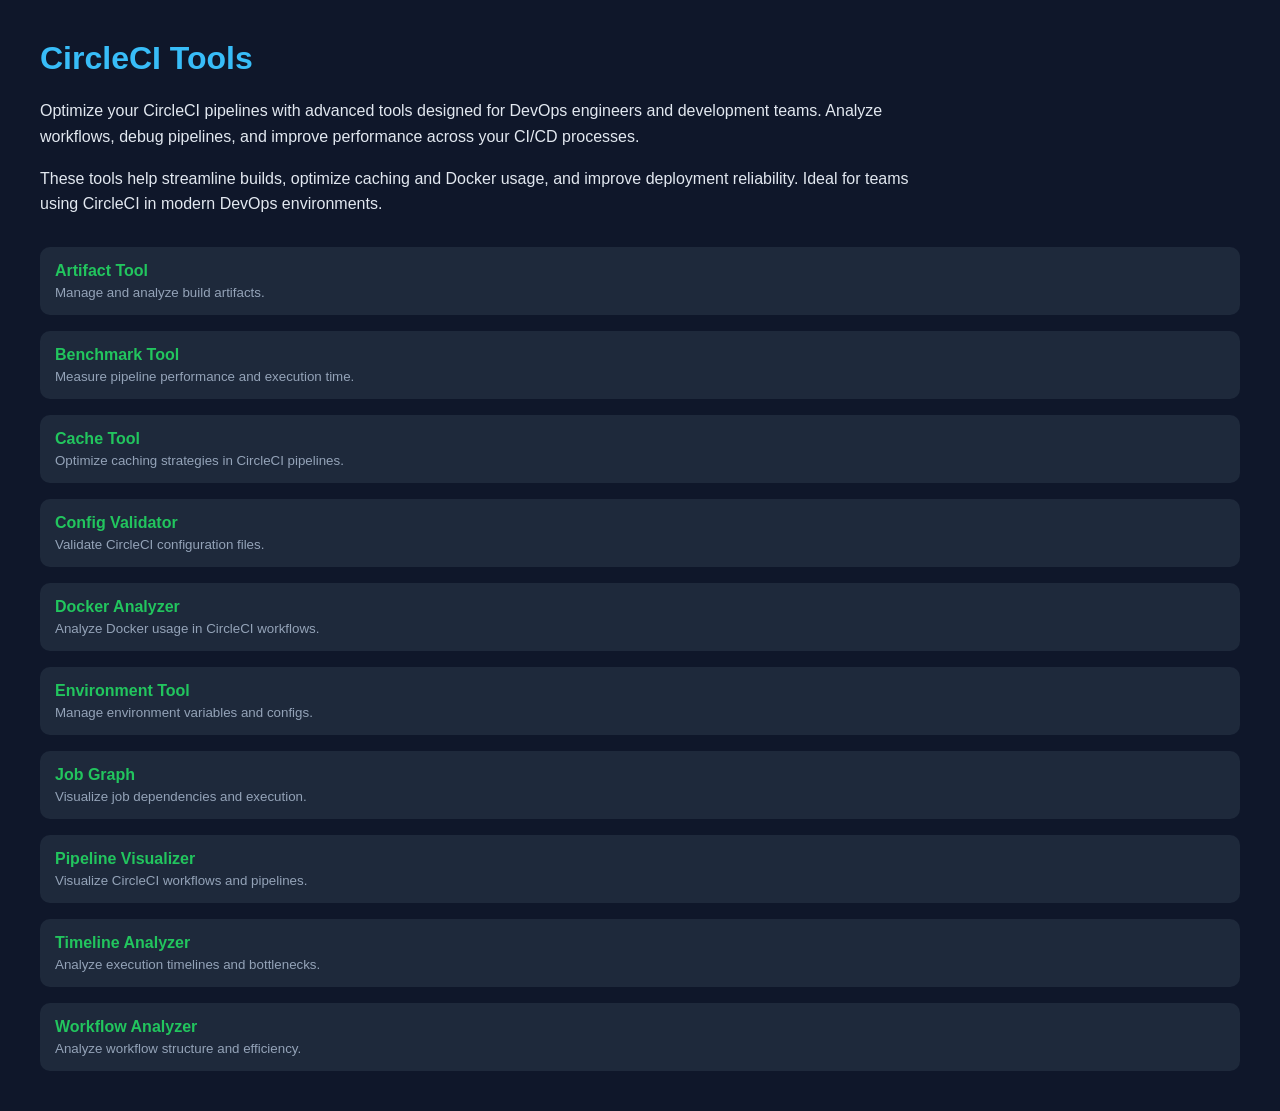
<file: index.html>
<!DOCTYPE html>
<html lang="en">
<head>
    <meta charset="UTF-8">
    <meta name="viewport" content="width=device-width, initial-scale=1.0">

    <!-- 🔐 Google Site Verification -->
    <meta name="google-site-verification" content="PkLa_ViOo6FAHpvh8SacceMb95o9tePRdrqLNBz9X1M" />

    <!-- SEO Potenciado -->
    <title>CircleCI Tools – Pipeline Debugging, Config & Workflow Optimization</title>

    <meta name="description" content="Optimize CircleCI pipelines with tools for config validation, caching, Docker analysis, job graphs, and workflow performance.">

    <meta name="keywords" content="
    circleci tools,
    circleci config validator,
    circleci pipeline debugger,
    circleci workflow analyzer,
    circleci cache optimization,
    circleci docker performance,
    circleci job graph,
    circleci timeline analyzer,
    circleci environment variables,
    circleci pipeline visualizer,
    devops circleci tools
    ">

    <meta name="author" content="AI Tools Suite">

    <!-- Open Graph -->
    <meta property="og:title" content="CircleCI Tools – Pipeline & Workflow Optimization">
    <meta property="og:description" content="Analyze CircleCI pipelines, configs, caching, and performance.">
    <meta property="og:type" content="website">

    <!-- Estilos -->
    <style>
        body {
            font-family: Arial, sans-serif;
            margin: 40px;
            background: #0f172a;
            color: #e2e8f0;
        }
        h1 {
            color: #38bdf8;
        }
        p {
            max-width: 900px;
            line-height: 1.6;
        }
        .tools {
            margin-top: 30px;
        }
        .tool {
            margin-bottom: 16px;
            padding: 15px;
            background: #1e293b;
            border-radius: 10px;
            transition: 0.2s;
        }
        .tool:hover {
            background: #334155;
        }
        a {
            text-decoration: none;
            color: #22c55e;
            font-weight: bold;
            font-size: 16px;
        }
        small {
            display: block;
            margin-top: 5px;
            color: #94a3b8;
        }
    </style>
</head>
<body>

    <h1>CircleCI Tools</h1>

    <p>
        Optimize your CircleCI pipelines with advanced tools designed for DevOps engineers
        and development teams. Analyze workflows, debug pipelines, and improve performance
        across your CI/CD processes.
    </p>

    <p>
        These tools help streamline builds, optimize caching and Docker usage, and improve
        deployment reliability. Ideal for teams using CircleCI in modern DevOps environments.
    </p>

    <div class="tools">

        <div class="tool">
            <a href="artifact/">Artifact Tool</a>
            <small>Manage and analyze build artifacts.</small>
        </div>

        <div class="tool">
            <a href="benchmark/">Benchmark Tool</a>
            <small>Measure pipeline performance and execution time.</small>
        </div>

        <div class="tool">
            <a href="cache/">Cache Tool</a>
            <small>Optimize caching strategies in CircleCI pipelines.</small>
        </div>

        <div class="tool">
            <a href="config-validator/">Config Validator</a>
            <small>Validate CircleCI configuration files.</small>
        </div>

        <div class="tool">
            <a href="docker/">Docker Analyzer</a>
            <small>Analyze Docker usage in CircleCI workflows.</small>
        </div>

        <div class="tool">
            <a href="env/">Environment Tool</a>
            <small>Manage environment variables and configs.</small>
        </div>

        <div class="tool">
            <a href="job-graph/">Job Graph</a>
            <small>Visualize job dependencies and execution.</small>
        </div>

        <div class="tool">
            <a href="pipeline-visualizer/">Pipeline Visualizer</a>
            <small>Visualize CircleCI workflows and pipelines.</small>
        </div>

        <div class="tool">
            <a href="timeline/">Timeline Analyzer</a>
            <small>Analyze execution timelines and bottlenecks.</small>
        </div>

        <div class="tool">
            <a href="workflow-analyzer/">Workflow Analyzer</a>
            <small>Analyze workflow structure and efficiency.</small>
        </div>

    </div>

</body>
</html>
</file>
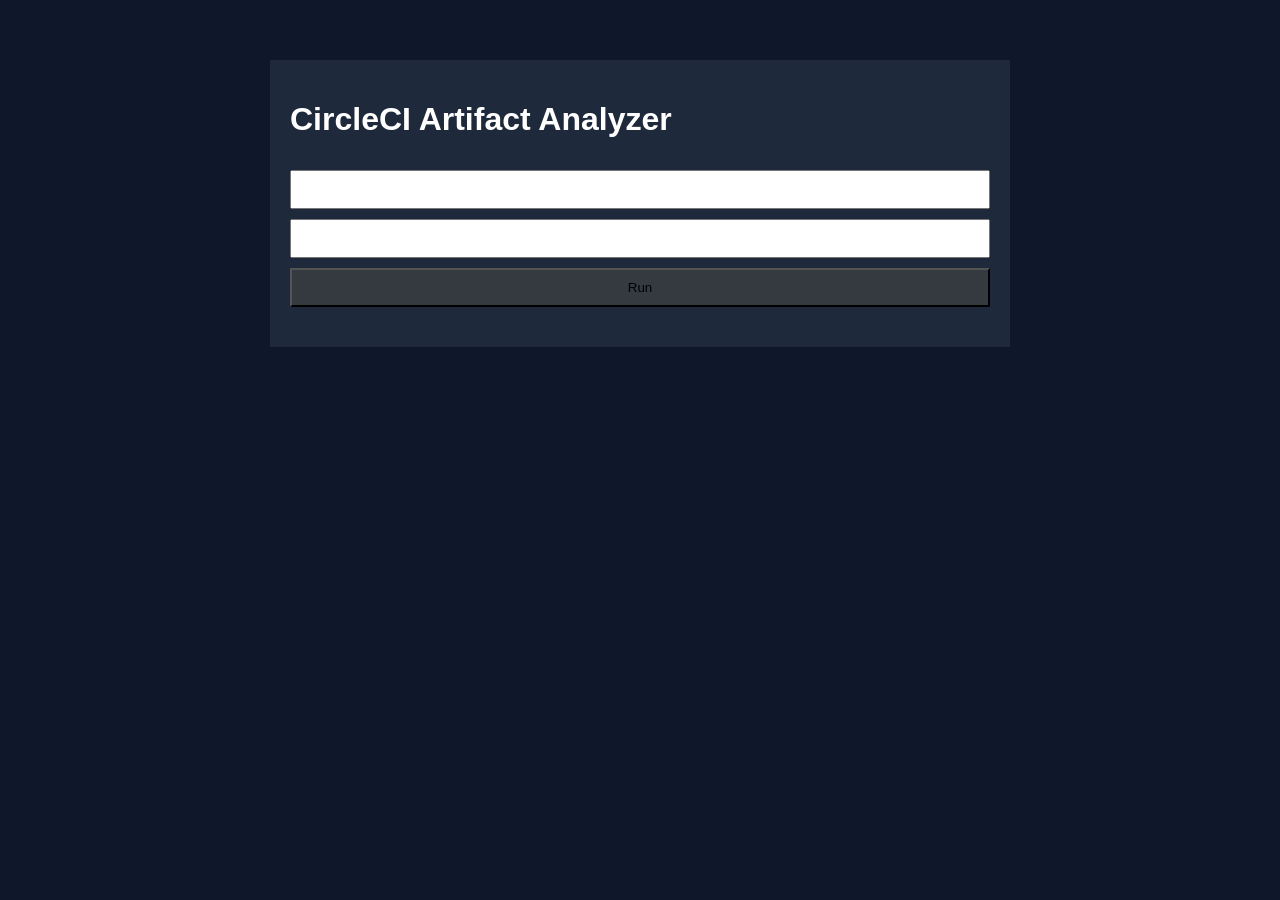
<file: artifact/index.html>
<html><head><title>CircleCI Artifact Analyzer</title><link rel='stylesheet' href='styles.css'></head><body><div class='container'><h1>CircleCI Artifact Analyzer</h1><input id='files'><input id='size'><button onclick='run()'>Run</button><div id='res' class='result'></div></div><script src='script.js'></script></body></html>
</file>
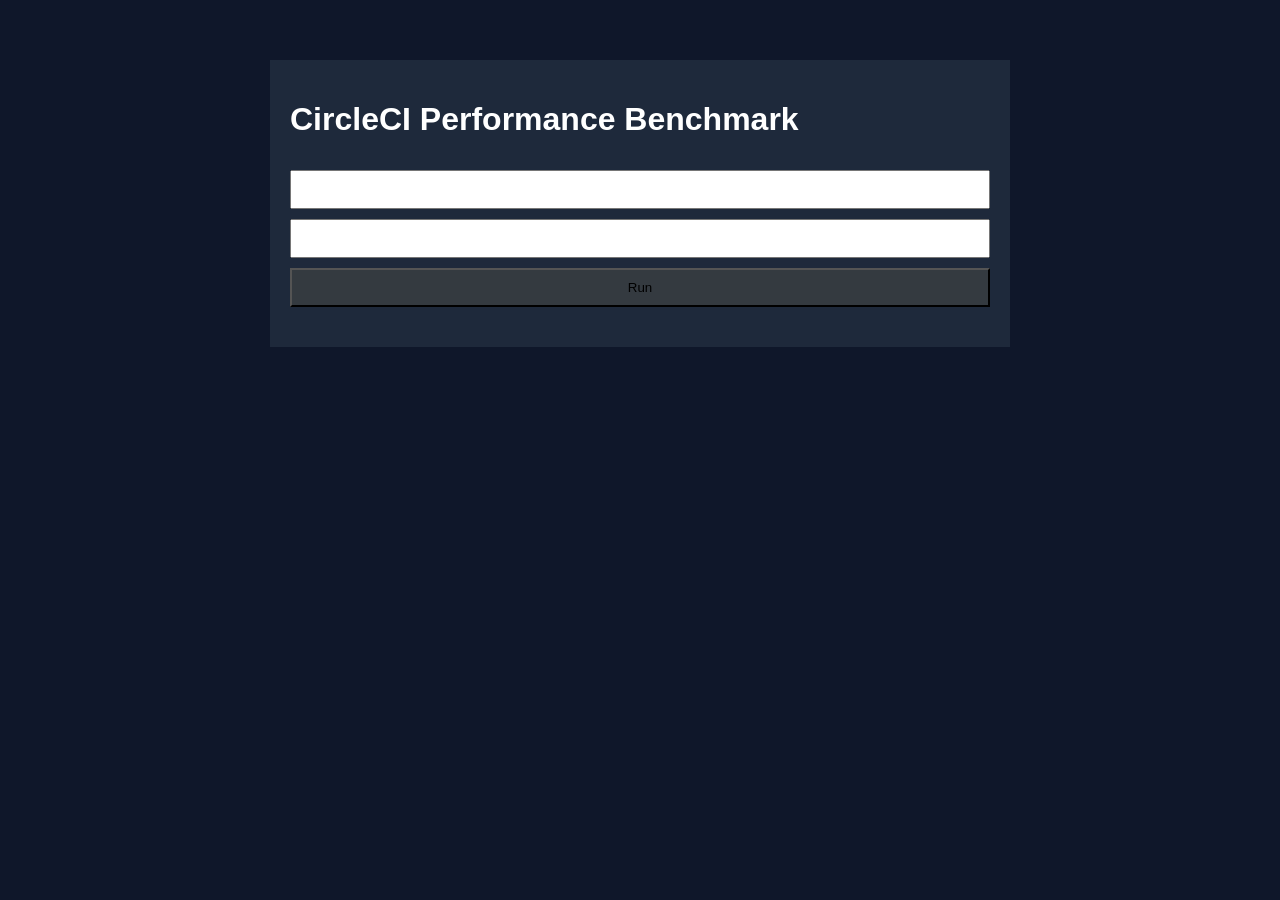
<file: benchmark/index.html>
<html><head><title>CircleCI Performance Benchmark</title><link rel='stylesheet' href='styles.css'></head><body><div class='container'><h1>CircleCI Performance Benchmark</h1><input id='jobs'><input id='time'><button onclick='run()'>Run</button><div id='res' class='result'></div></div><script src='script.js'></script></body></html>
</file>
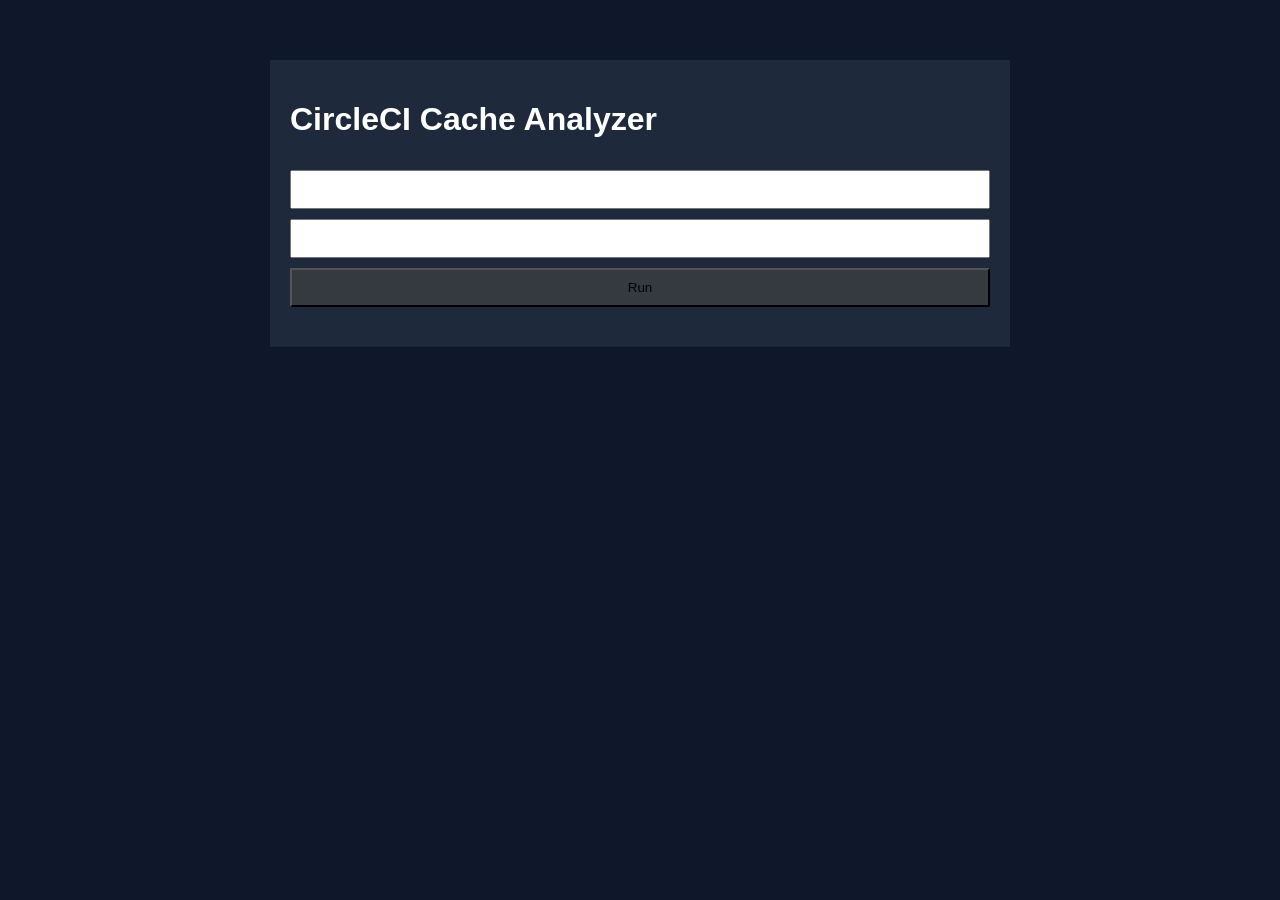
<file: cache/index.html>
<html><head><title>CircleCI Cache Analyzer</title><link rel='stylesheet' href='styles.css'></head><body><div class='container'><h1>CircleCI Cache Analyzer</h1><input id='hits'><input id='total'><button onclick='run()'>Run</button><div id='res' class='result'></div></div><script src='script.js'></script></body></html>
</file>
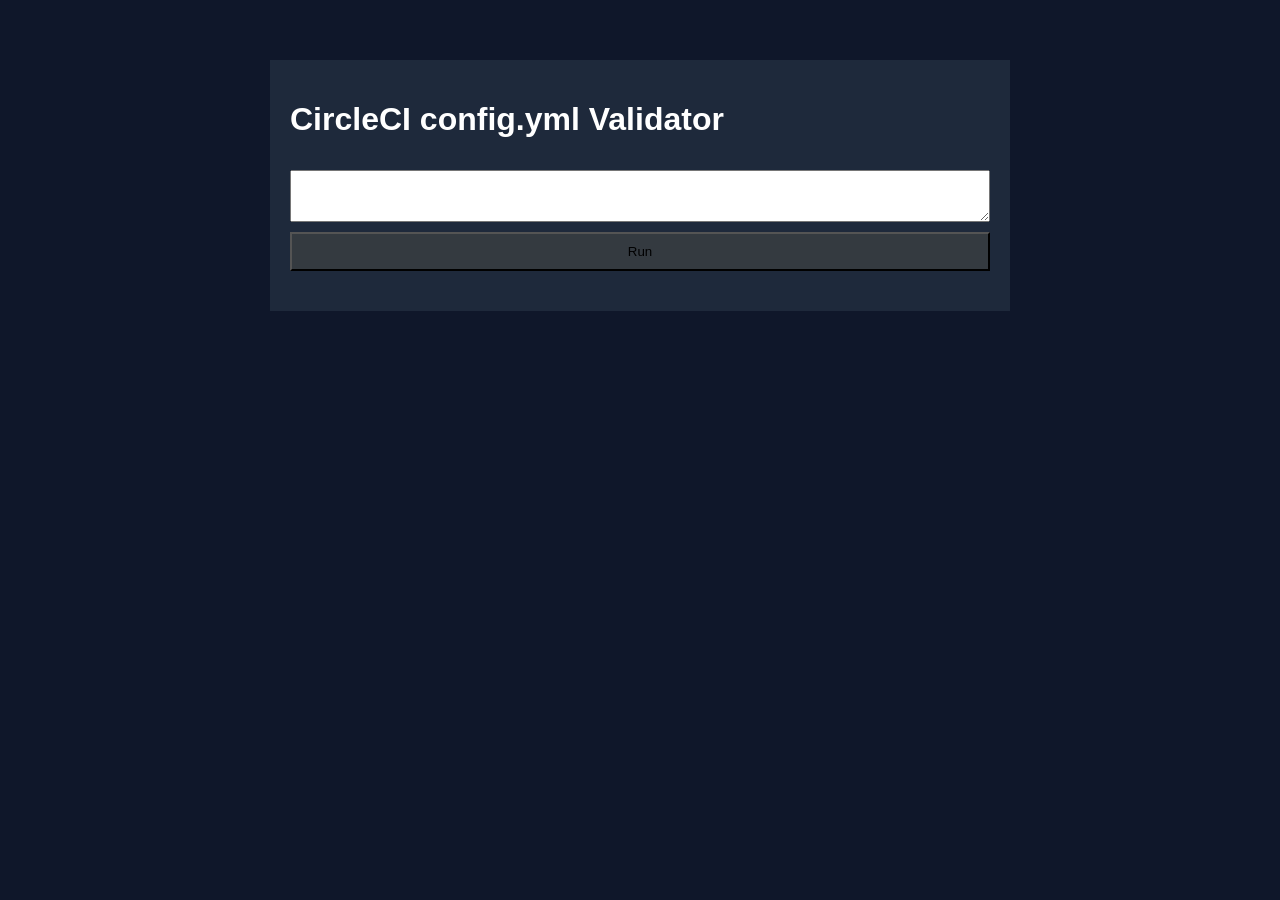
<file: config-validator/index.html>
<html><head><title>CircleCI config.yml Validator</title><link rel='stylesheet' href='styles.css'></head><body><div class='container'><h1>CircleCI config.yml Validator</h1><textarea id='yaml'></textarea><button onclick='run()'>Run</button><div id='res' class='result'></div></div><script src='script.js'></script></body></html>
</file>
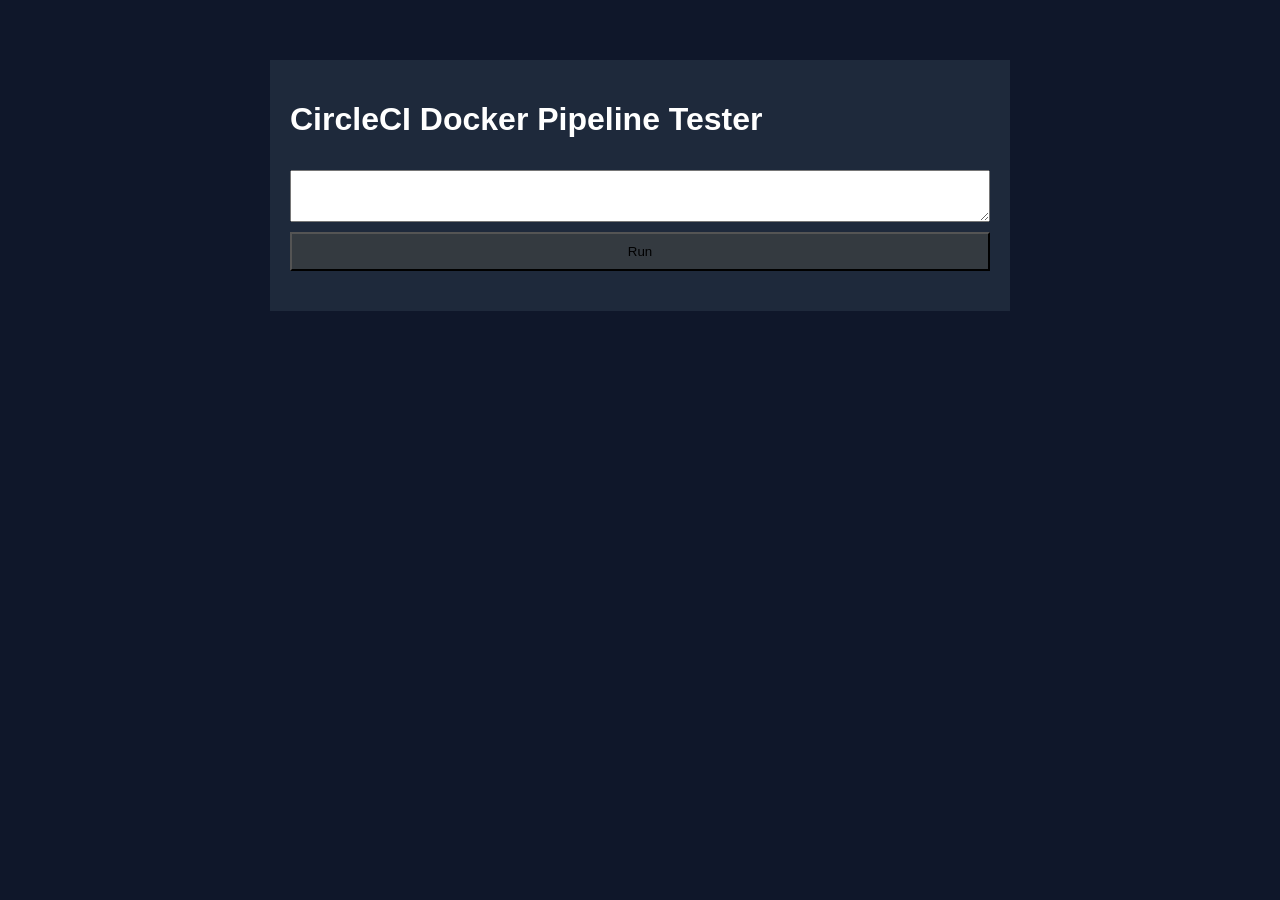
<file: docker/index.html>
<html><head><title>CircleCI Docker Pipeline Tester</title><link rel='stylesheet' href='styles.css'></head><body><div class='container'><h1>CircleCI Docker Pipeline Tester</h1><textarea id='docker'></textarea><button onclick='run()'>Run</button><div id='res' class='result'></div></div><script src='script.js'></script></body></html>
</file>
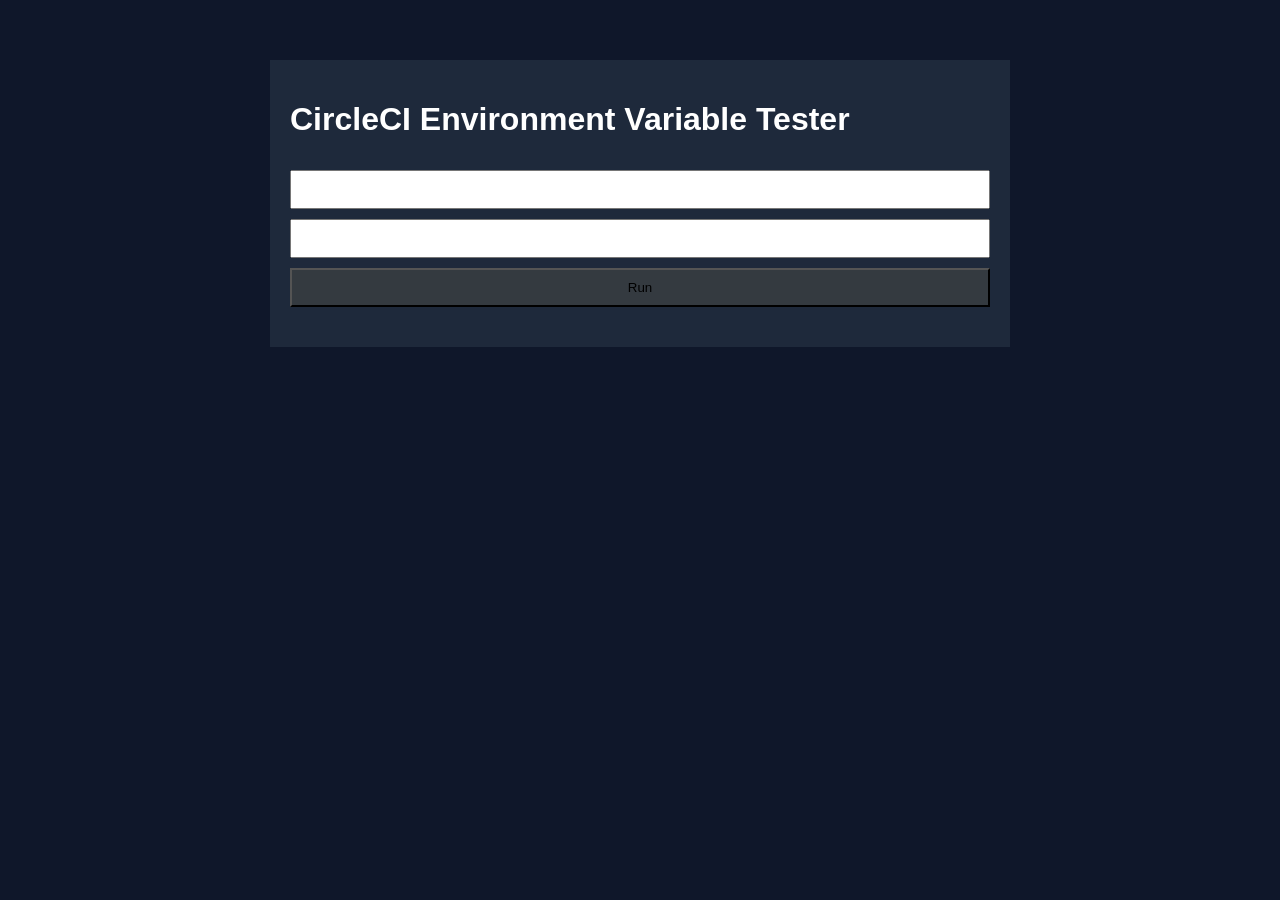
<file: env/index.html>
<html><head><title>CircleCI Environment Variable Tester</title><link rel='stylesheet' href='styles.css'></head><body><div class='container'><h1>CircleCI Environment Variable Tester</h1><input id='var'><input id='value'><button onclick='run()'>Run</button><div id='res' class='result'></div></div><script src='script.js'></script></body></html>
</file>
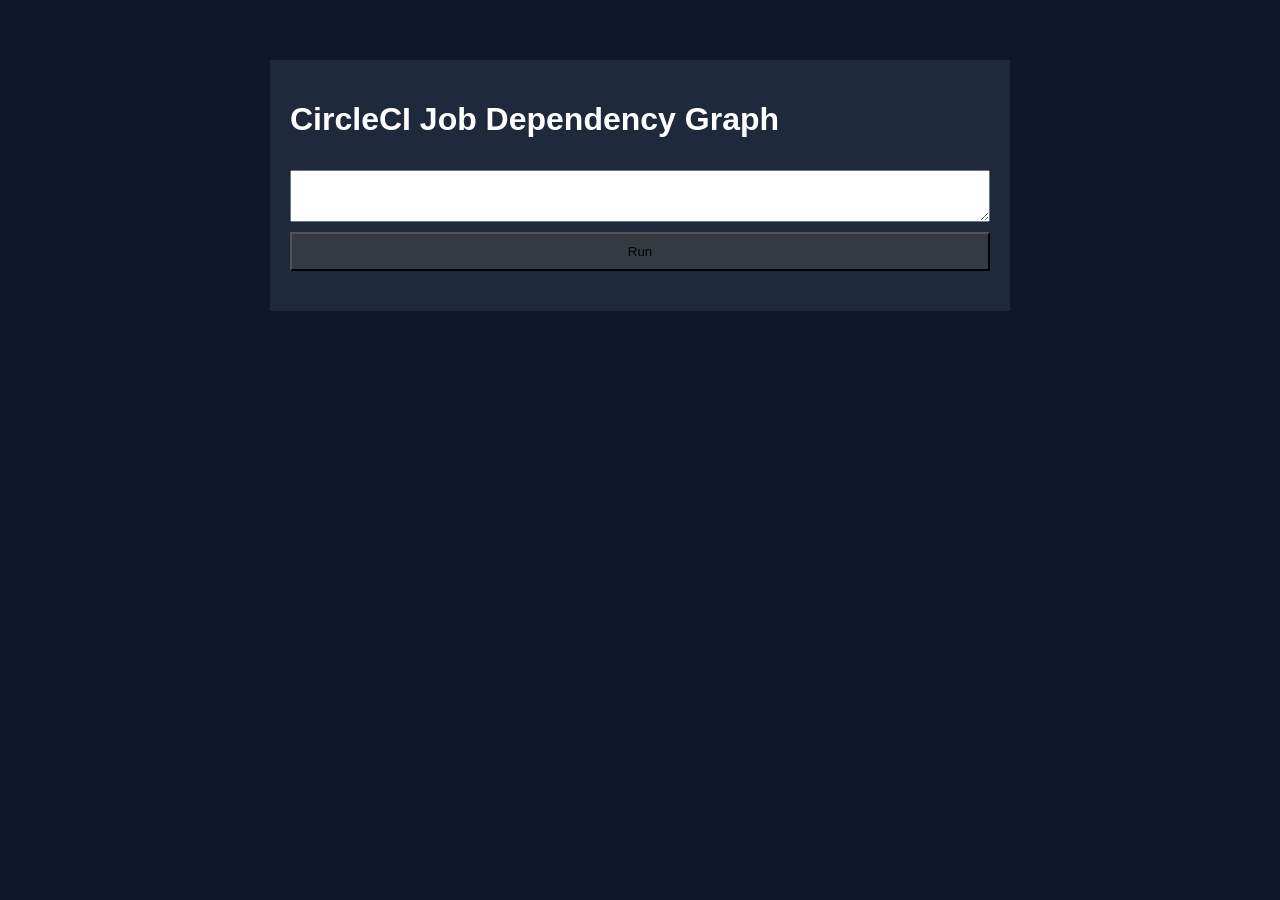
<file: job-graph/index.html>
<html><head><title>CircleCI Job Dependency Graph</title><link rel='stylesheet' href='styles.css'></head><body><div class='container'><h1>CircleCI Job Dependency Graph</h1><textarea id='jobs'></textarea><button onclick='run()'>Run</button><div id='res' class='result'></div></div><script src='script.js'></script></body></html>
</file>
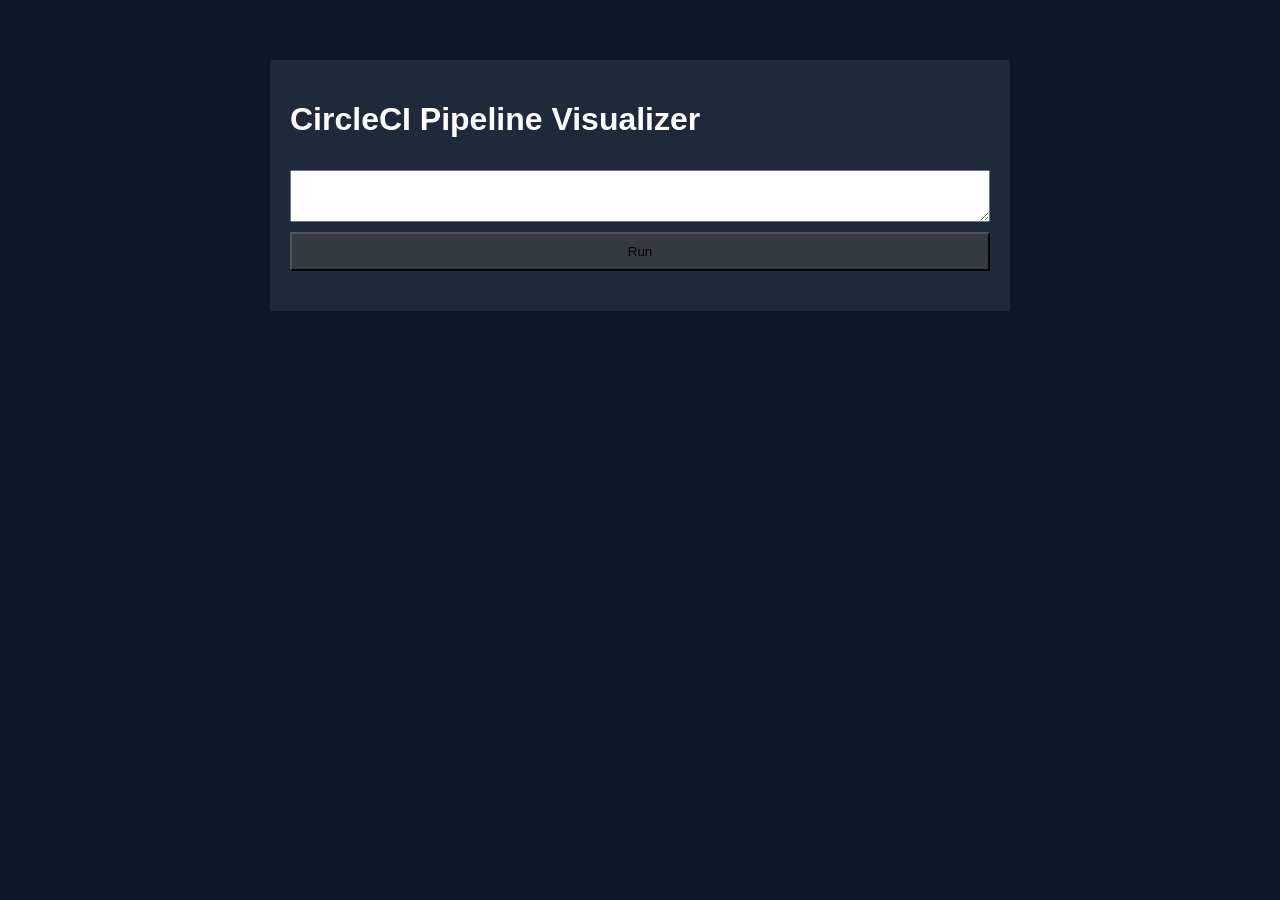
<file: pipeline-visualizer/index.html>
<html><head><title>CircleCI Pipeline Visualizer</title><link rel='stylesheet' href='styles.css'></head><body><div class='container'><h1>CircleCI Pipeline Visualizer</h1><textarea id='pipeline'></textarea><button onclick='run()'>Run</button><div id='res' class='result'></div></div><script src='script.js'></script></body></html>
</file>
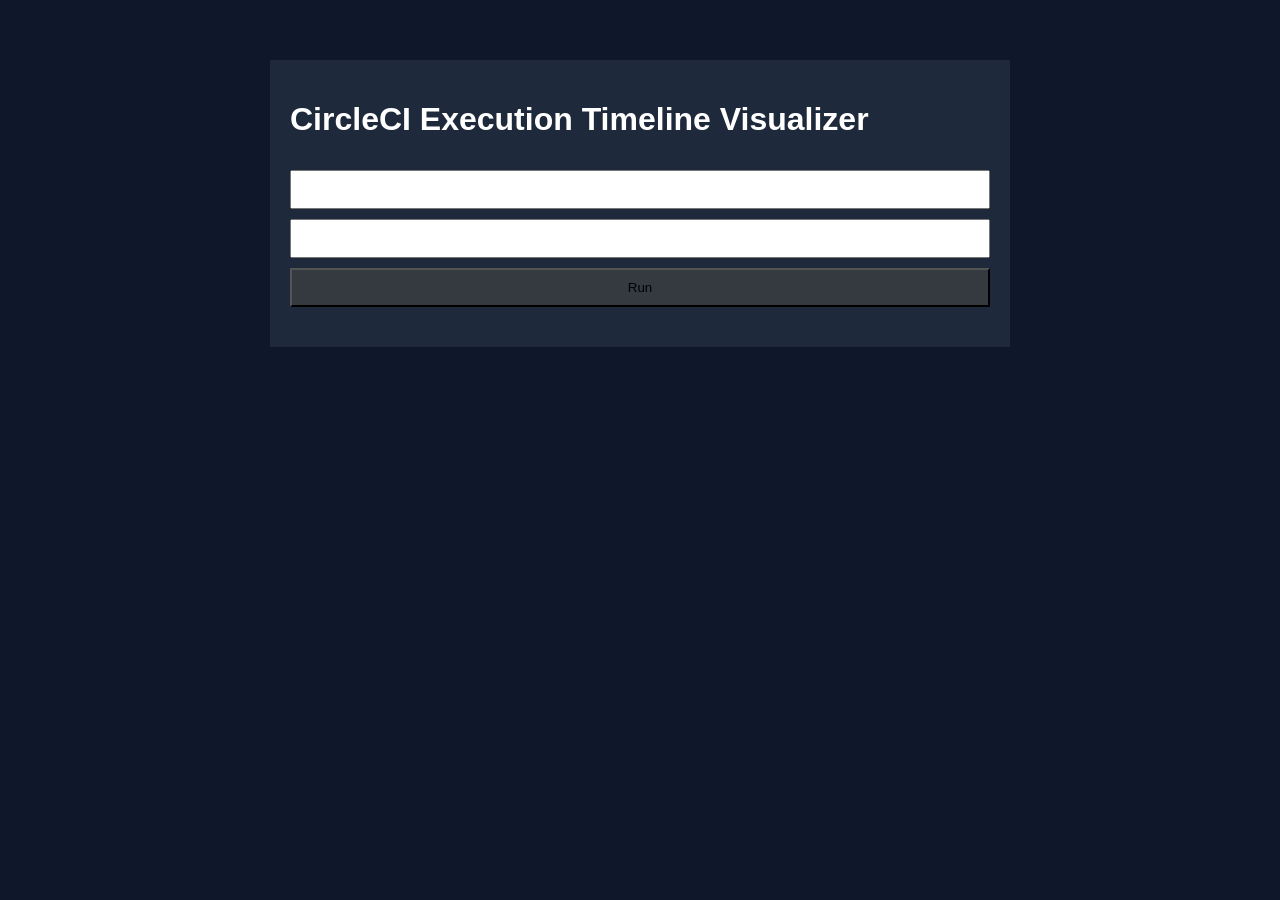
<file: timeline/index.html>
<html><head><title>CircleCI Execution Timeline Visualizer</title><link rel='stylesheet' href='styles.css'></head><body><div class='container'><h1>CircleCI Execution Timeline Visualizer</h1><input id='jobs'><input id='time'><button onclick='run()'>Run</button><div id='res' class='result'></div></div><script src='script.js'></script></body></html>
</file>
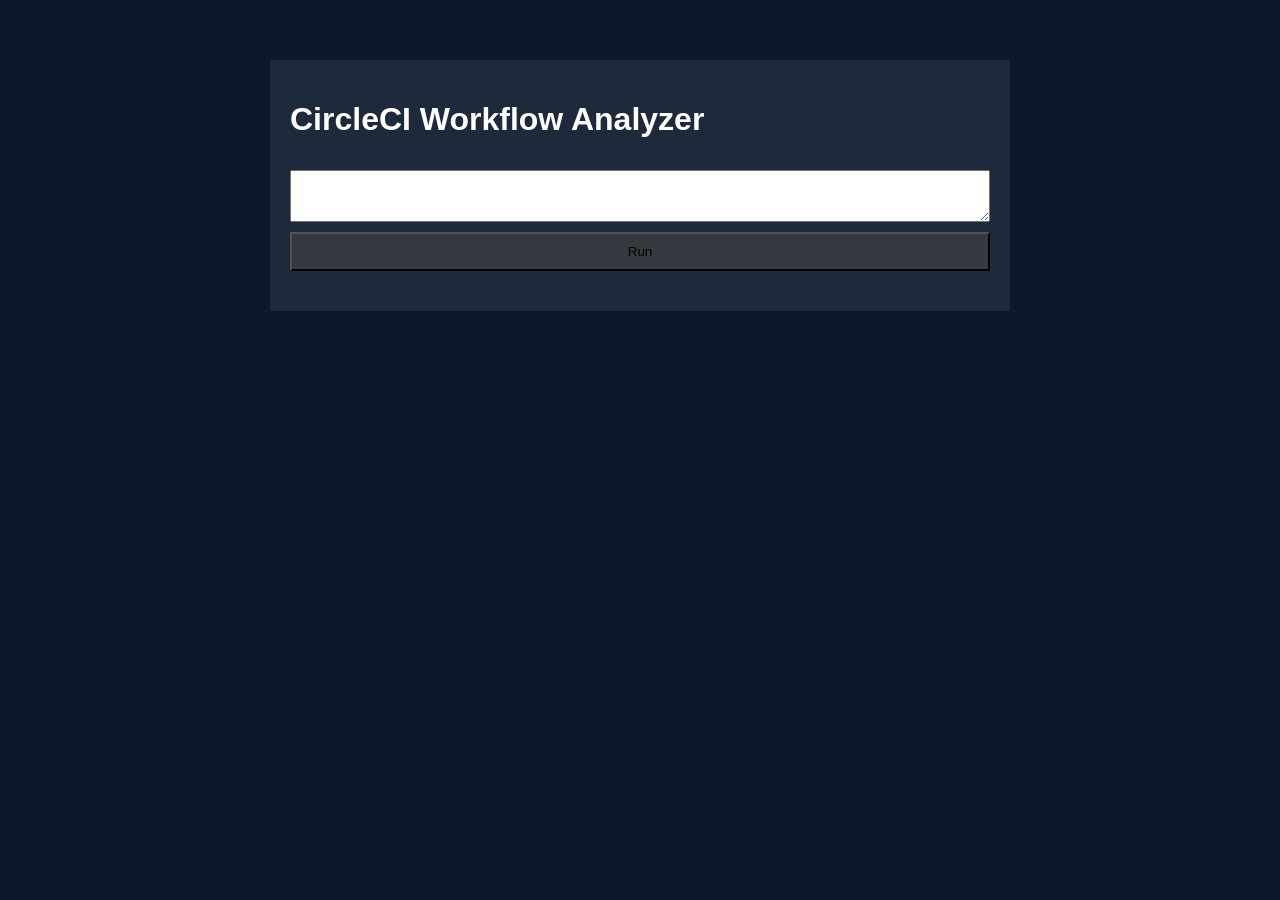
<file: workflow-analyzer/index.html>
<html><head><title>CircleCI Workflow Analyzer</title><link rel='stylesheet' href='styles.css'></head><body><div class='container'><h1>CircleCI Workflow Analyzer</h1><textarea id='workflow'></textarea><button onclick='run()'>Run</button><div id='res' class='result'></div></div><script src='script.js'></script></body></html>
</file>
<file: artifact/styles.css>
body{font-family:Arial;background:#0f172a;color:#fff}.container{max-width:700px;margin:60px auto;padding:20px;background:#1e293b}textarea,input{width:100%;margin-top:10px;padding:10px}button{margin-top:10px;width:100%;padding:10px;background:#343a40}.result{margin-top:20px}
</file>
<file: benchmark/styles.css>
body{font-family:Arial;background:#0f172a;color:#fff}.container{max-width:700px;margin:60px auto;padding:20px;background:#1e293b}textarea,input{width:100%;margin-top:10px;padding:10px}button{margin-top:10px;width:100%;padding:10px;background:#343a40}.result{margin-top:20px}
</file>
<file: cache/styles.css>
body{font-family:Arial;background:#0f172a;color:#fff}.container{max-width:700px;margin:60px auto;padding:20px;background:#1e293b}textarea,input{width:100%;margin-top:10px;padding:10px}button{margin-top:10px;width:100%;padding:10px;background:#343a40}.result{margin-top:20px}
</file>
<file: config-validator/styles.css>
body{font-family:Arial;background:#0f172a;color:#fff}.container{max-width:700px;margin:60px auto;padding:20px;background:#1e293b}textarea,input{width:100%;margin-top:10px;padding:10px}button{margin-top:10px;width:100%;padding:10px;background:#343a40}.result{margin-top:20px}
</file>
<file: docker/styles.css>
body{font-family:Arial;background:#0f172a;color:#fff}.container{max-width:700px;margin:60px auto;padding:20px;background:#1e293b}textarea,input{width:100%;margin-top:10px;padding:10px}button{margin-top:10px;width:100%;padding:10px;background:#343a40}.result{margin-top:20px}
</file>
<file: env/styles.css>
body{font-family:Arial;background:#0f172a;color:#fff}.container{max-width:700px;margin:60px auto;padding:20px;background:#1e293b}textarea,input{width:100%;margin-top:10px;padding:10px}button{margin-top:10px;width:100%;padding:10px;background:#343a40}.result{margin-top:20px}
</file>
<file: job-graph/styles.css>
body{font-family:Arial;background:#0f172a;color:#fff}.container{max-width:700px;margin:60px auto;padding:20px;background:#1e293b}textarea,input{width:100%;margin-top:10px;padding:10px}button{margin-top:10px;width:100%;padding:10px;background:#343a40}.result{margin-top:20px}
</file>
<file: pipeline-visualizer/styles.css>
body{font-family:Arial;background:#0f172a;color:#fff}.container{max-width:700px;margin:60px auto;padding:20px;background:#1e293b}textarea,input{width:100%;margin-top:10px;padding:10px}button{margin-top:10px;width:100%;padding:10px;background:#343a40}.result{margin-top:20px}
</file>
<file: timeline/styles.css>
body{font-family:Arial;background:#0f172a;color:#fff}.container{max-width:700px;margin:60px auto;padding:20px;background:#1e293b}textarea,input{width:100%;margin-top:10px;padding:10px}button{margin-top:10px;width:100%;padding:10px;background:#343a40}.result{margin-top:20px}
</file>
<file: workflow-analyzer/styles.css>
body{font-family:Arial;background:#0f172a;color:#fff}.container{max-width:700px;margin:60px auto;padding:20px;background:#1e293b}textarea,input{width:100%;margin-top:10px;padding:10px}button{margin-top:10px;width:100%;padding:10px;background:#343a40}.result{margin-top:20px}
</file>
